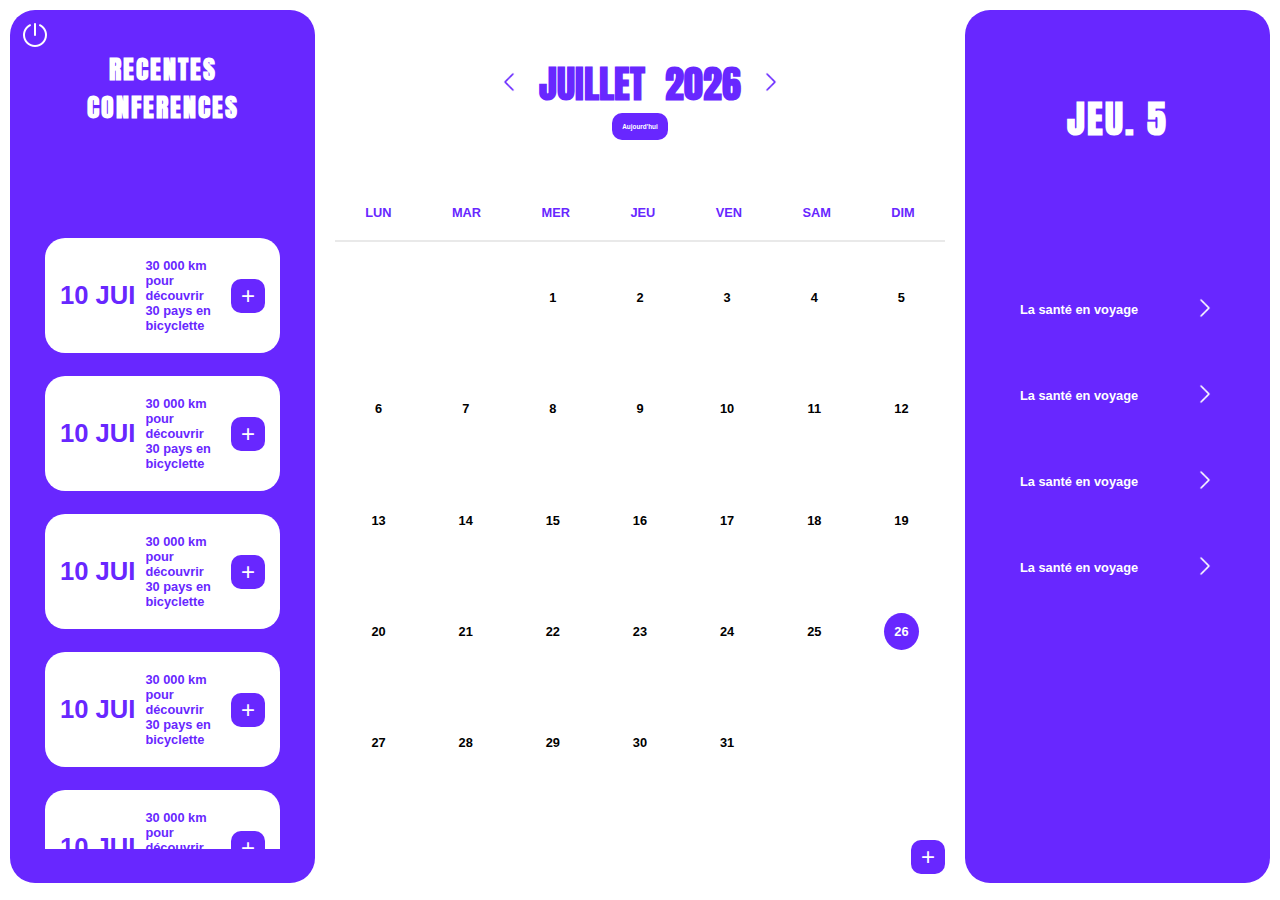
<file: index.html>
<!DOCTYPE html>
<html lang="en">
<head>
    <meta charset="UTF-8">
    <meta name="viewport" content="width=device-width, initial-scale=1.0">
    <link href="https://fonts.googleapis.com/css2?family=Anton&display=swap" rel="stylesheet">
    <link rel="stylesheet" href="css/style.css">
    <link rel="stylesheet" href="css/color-font.css">
    
    <title>Langue&Culture</title>
</head>

<body>

    <div class="container">
        <div class="left">
            <div class="top">
                <form action="" method="post">
                    <input type="submit" value="">
                </form>
                <h1>Recentes <br> conferences</h1>
            </div>
            
            <div class="confs">
                <!-- php -->
                <div class="conf">
                    <h1>10 jui</h1>
                    <p>30 000 km pour découvrir 30 pays en bicyclette</p>
                    <form action="" method="post">
                        <input type="submit" value="+">
                    </form>
                </div>
                <!--------->
                <div class="conf">
                    <h1>10 jui</h1>
                    <p>30 000 km pour découvrir 30 pays en bicyclette</p>
                    <form action="" method="post">
                        <input type="submit" value="+">
                    </form>
                </div>
                <div class="conf">
                    <h1>10 jui</h1>
                    <p>30 000 km pour découvrir 30 pays en bicyclette</p>
                    <form action="" method="post">
                        <input type="submit" value="+">
                    </form>
                </div>
                <div class="conf">
                    <h1>10 jui</h1>
                    <p>30 000 km pour découvrir 30 pays en bicyclette</p>
                    <form action="" method="post">
                        <input type="submit" value="+">
                    </form>
                </div>
                <div class="conf">
                    <h1>10 jui</h1>
                    <p>30 000 km pour découvrir 30 pays en bicyclette</p>
                    <form action="" method="post">
                        <input type="submit" value="+">
                    </form>
                </div>
                <div class="conf">
                    <h1>10 jui</h1>
                    <p>30 000 km pour découvrir 30 pays en bicyclette</p>
                    <form action="" method="post">
                        <input type="submit" value="+">
                    </form>
                </div>
                <div class="conf">
                    <h1>10 jui</h1>
                    <p>30 000 km pour découvrir 30 pays en bicyclette</p>
                    <form action="" method="post">
                        <input type="submit" value="+">
                    </form>
                </div>
            </div>
        </div>

        <div class="middle">    
            <div class="top">
                <div class="title">
                    <button onclick="decreaseMonth()"><img class="left" src="img/fleche2.png" alt=""></button>
                    <h1 id="month"></h1><h1 id="year"></h1>
                    <button onclick="increaseMonth()"><img src="img/fleche2.png" alt=""></button>
                </div>
                <div class="today">
                    <button onclick="today()">Aujourd'hui</button>
                </div>
            </div>
            <div class="bottom">
                <div class="calendar">
                    <div class="week">
                        <div class="day">
                            <h1>Lun</h1>
                        </div>
                        <div class="day">
                            <h1>Mar</h1>
                        </div>
                        <div class="day">
                            <h1>Mer</h1>
                        </div>
                        <div class="day">
                            <h1>Jeu</h1>
                        </div>
                        <div class="day">
                            <h1>Ven</h1>
                        </div>
                        <div class="day">
                            <h1>Sam</h1>
                        </div>
                        <div class="day">
                            <h1>Dim</h1>
                        </div>
                    </div>
                    <div class="days" id="days">
                        
                    </div>
                </div>
                <div class="add-event">
                    <button>+</button>
                </div>
            </div>
        </div>

        <div class="right">
            <div class="top">
                <h1>jeu. 5</h1>
            </div>
            
            <div class="evenements">
                <!-- php -->
                <div class="evenement">
                    <div class="top">
                        <h2>La santé en voyage</h2>
                        <button onclick="afficheDescription('bottom1','fleche1')"><img id="fleche1" src="img/fleche.png" alt=""></button>
                    </div>
                    <div class="bottom" id="bottom1">
                        <hr>
                        <div class="description">
                            <p class="duree">15:00-16h30</p>
                            <p class="salle">Salle 255 - Aile B</p>
                        </div>
                        <form action="" method="post">
                            <input type="submit" value="Supprimer">
                        </form>
                    </div>
                    
                </div>
                <!-------->

                <div class="evenement">
                    <div class="top">
                        <h2>La santé en voyage</h2>
                        <button onclick="afficheDescription('bottom2','fleche2')"><img id="fleche2" src="img/fleche.png" alt=""></button>
                    </div>
                    <div class="bottom" id="bottom2">
                        <hr>
                        <div class="description">
                            <p class="duree">15:00-16h30</p>
                            <p class="salle">Salle 255 - Aile B</p>
                        </div>
                        <form action="" method="post">
                            <input type="submit" value="Supprimer">
                        </form>
                    </div>
                </div>
                <div class="evenement">
                    <div class="top">
                        <h2>La santé en voyage</h2>
                        <button onclick="afficheDescription('bottom3','fleche3')"><img id="fleche3" src="img/fleche.png" alt=""></button>
                    </div>
                    <div class="bottom" id="bottom3">
                        <hr>
                        <div class="description">
                            <p class="duree">15:00-16h30</p>
                            <p class="salle">Salle 255 - Aile B</p>
                        </div>
                        <form action="" method="post">
                            <input type="submit" value="Supprimer">
                        </form>
                    </div>
                </div>
                <div class="evenement">
                    <div class="top">
                        <h2>La santé en voyage</h2>
                        <button onclick="afficheDescription('bottom4','fleche4')"><img id="fleche4" src="img/fleche.png" alt=""></button>
                    </div>
                    <div class="bottom" id="bottom4">
                        <hr>
                        <div class="description">
                            <p class="duree">15:00-16h30</p>
                            <p class="salle">Salle 255 - Aile B</p>
                        </div>
                        <form action="" method="post">
                            <input type="submit" value="Supprimer">
                        </form>
                    </div>
                </div>
            </div>
        </div>
    </div>

</body>
<script src="js/createCalendar.js"></script>
<script src="js/afficheDescription.js"></script>
<script src="js/daySelected.js"></script>
<script src="js/changeMonth.js"></script>

</html>
</file>
<file: css/style.css>
*{
    margin: 0;
    padding: 0;
    user-select: none;
}

body{
    height: 97vh;
    overflow: hidden;
    padding: 10px;
}

.container{
    height: 100%;
    display: flex;   
}

/* ------------------------left---------------------- */
.container > .left{
    background-color: var(--primary-color);
    height: 100%;
    width: 25%;
    border-radius: 25px;
   
}

.container > .left > .top {
    display: flex;
    flex-direction: column;
    align-items: center;
    height: 25%;
    margin: 10px 10px 0 10px;
}
.container > .left > .top > form{
    display: flex;
    justify-content: start;
    width: 100%;
}
.container > .left > .top > form > input{
    background-color: transparent;
    background-image: url(/img/deconnexion.png);
    background-position: center;
    background-size: cover;
    border: none;
    width: 30px;
    height: 30px;
    cursor: pointer;
}
.container > .left > .top > h1{
    font-family: var(--title-font);
    letter-spacing: 2px;
    color: var(--secondary-color);
    text-align: center;
    text-transform: uppercase;
    font-size: 2vw;
}

.container > .left > .confs{
    height: 70%;
    display: flex;
    flex-direction: column;
    gap: 23px;
    padding: 0 20px;
    margin: 0 15px;
    overflow-y: scroll;
}

.confs::-webkit-scrollbar {
    background-color: rgba(0, 0, 0, 0.22);
    width: 10px;
    border-radius: 10px;
}
.confs::-webkit-scrollbar-thumb {
    background-color: rgba(0, 0, 0, 0.22);
    border-radius: 10px;
}

.container > .left > .confs > .conf{
    background-color: var(--secondary-color);
    color : var(--primary-color);
    font-family: var(--text-font);
    display: flex;
    align-items: center;
    gap: 10px;
    padding: 20px 15px;
    border-radius: 20px;
}
.container > .left > .confs > .conf > h1{
    text-transform: uppercase;
    text-wrap: nowrap;
    text-align: center;
    font-size: 2vw;
}
.container > .left > .confs > .conf > p{
    font-weight: bold;
    font-size: 1vw;
}
.container > .left > .confs > .conf > form > input{
    background-color: var(--primary-color);
    color : var(--secondary-color);
    border: none;
    padding: 3px 10px;
    border-radius: 10px;
    font-size: 1.5rem;
    cursor: pointer;
}
/* -------------------------------------------------- */

/* ------------------------middle---------------------- */
.container > .middle{
    height: 100%;
    width: 50%;
    padding: 0 20px;
}

.container > .middle > .top{
    height: 20%;
    display: flex;
    align-items: center;
    justify-content: center;
    flex-direction: column;
}
.container > .middle > .top > .title{
    display: flex;
    gap: 20px;
}
.container > .middle > .top > .today{
    display: flex;
    justify-content: center;
    align-items: center;
}
.container > .middle > .top > .today > button{
    background-color: var(--primary-color);
    border: none;
    border-radius: 10px;
    cursor: pointer;
    padding: 10px;
    color: var(--secondary-color);
    font-family: var(--text-font);
    font-weight: bold;
    font-size: 0.5vw;
}

.container > .middle > .top > .title > h1{
    font-family: var(--title-font);
    color: var(--primary-color);
    font-size: 3vw;
    text-transform: uppercase;
} 
.container > .middle > .top > .title > button{
    background-color: transparent;
    border: none;
    cursor: pointer;
}
.container > .middle > .top > .title > button > img{
    width: 20px;
}
.container > .middle > .top > .title > button > .left{
    transform: rotate(180deg);
}

.container > .middle > .bottom{
    height: 79%;
}

.container > .middle > .bottom > .calendar{
    height: 95%;
}

.container > .middle > .bottom > .calendar > .week{
    display: flex;
    justify-content: space-around;
    align-items: center;
    padding: 20px 0;
    border-bottom: solid 2px rgba(0, 0, 0, 0.085);
}

.container > .middle > .bottom > .calendar > .week > .day{
    display: flex;
    justify-content: center;
    align-items: center;
}

.container > .middle > .bottom > .calendar > .week > .day > h1{
    font-family: var(--text-font);
    font-size: 1vw;
    color: var(--primary-color);
    text-transform: uppercase;
}

.container > .middle > .bottom > .calendar > .days{
    display: flex;
    flex-direction: column;
    justify-content: space-around;
    align-items: center;
    height: 85%;
    width: 100%;
}

.container > .middle > .bottom > .calendar > .days > .row{
    display: flex;
    justify-content: space-around;
    align-items: center;
    padding: 20px 0;
    width: 100%;
}
.container > .middle > .bottom > .calendar > .days > .row > .day{
    display: flex;
    justify-content: center;
    align-items: center;
    border-radius: 50%;
    padding: 10px;
    width: 2.5%;
    height: 50%;
    cursor: pointer;
}

.container > .middle > .bottom > .calendar > .days > .row > .selected{
    background-color: var(--primary-color);
}

.container > .middle > .bottom > .calendar > .days > .row > .day > h1{
    font-family: var(--text-font);
    font-size: 1vw;
    color: var(--text-color);
    text-transform: uppercase;
}

.container > .middle > .bottom > .calendar > .days > .row > .day > .selected{
    color: white;
}

.container > .middle > .bottom > .calendar > .days > .row > .marked{
    border: solid black;
    color: white;
}

.container > .middle > .bottom > .add-event{
    display: flex;
    justify-content: end;
}

.container > .middle > .bottom > .add-event > button{
    background-color: var(--primary-color);
    color : var(--secondary-color);
    border: none;
    padding: 3px 10px;
    border-radius: 10px;
    font-size: 1.5rem;
    cursor: pointer;
}

/* -------------------------------------------------- */


/* ------------------------right---------------------- */

.container > .right {
    background-color: var(--primary-color);
    height: 100%;
    width: 25%;
    border-radius: 25px;
}

.container > .right > .top{
    height: 25%;
    display: flex;
    align-items: center;
    justify-content: center;
}

.container > .right > .top > h1{
    font-family: var(--title-font);
    letter-spacing: 2px;
    color: var(--secondary-color);
    text-align: center;
    text-transform: uppercase;
    font-size: 3vw;
}

.container > .right > .evenements{
    height: 60%;
    display: flex;
    flex-direction: column;
    gap: 23px;
    padding: 0 20px;
    margin: 50px 15px 0 15px;
    overflow-y: scroll;
}
.evenements::-webkit-scrollbar {
    background-color: rgba(0, 0, 0, 0.22);
    width: 10px;
    border-radius: 10px;
}
.evenements::-webkit-scrollbar-thumb {
    background-color: rgba(0, 0, 0, 0.22);
    border-radius: 10px;
}

.container > .right > .evenements > .evenement{
    background-color: var(--tertiary-color);
    border-radius: 20px;
}

.container > .right > .evenements > .evenement > .top{
    display: flex;
    justify-content: space-between;
    align-items: center;
    padding: 20px;
}

.container > .right > .evenements > .evenement > .top > h2{
    color : var(--secondary-color);
    font-family: var(--text-font);
    font-size: 1vw;
}
.container > .right > .evenements > .evenement > .top > button{
    background-color: transparent;
    border: none;
    cursor: pointer;
}
.container > .right > .evenements > .evenement > .top > button > img{
    width: 20px;
    transform: rotate(0);
    transition: all 0.4s ease-in-out;
}

.container > .right > .evenements > .evenement > .top > button > .active-fleche{
    transform: rotate(90deg);
}

.container > .right > .evenements > .evenement > .bottom > hr{
    background-color: var(--primary-color);
    width: 90%;
    margin: 0 auto;
    height: 2px;
    border: none;
}

.container > .right > .evenements > .evenement > .bottom{
    max-height: 0;
    opacity: 0;
    overflow: hidden;
    transition: all 0.6s linear;
}

.container > .right > .evenements > .evenement > .active{
    max-height: 500px; /* une hauteur suffisante pour ton contenu */
    opacity: 1;
}

.container > .right > .evenements > .evenement > .bottom > .description{
    padding: 30px;
}

.container > .right > .evenements > .evenement > .bottom > .description > p{
    color : var(--secondary-color);
    font-family: var(--text-font);
    font-size: 1rem;
    padding: 0 15px;
}

.container > .right > .evenements > .evenement > .bottom > form{
    display: flex;
    justify-content: end;
    padding: 10px;
}
.container > .right > .evenements > .evenement > .bottom > form > input{
    background-color: var(--secondary-color);
    color : var(--primary-color);
    font-family: var(--text-font);
    font-weight: bold;
    border: none;
    padding: 8px;
    border-radius: 10px;
    cursor: pointer;
}

/* -------------------------------------------------- */
</file>
<file: css/color-font.css>
:root{
    --primary-color: #6827FF;
    --secondary-color: white;
    --thirty-color: #450dc9;
    
    --text-color: black;

    --title-font: 'Anton', sans-serif;
    --text-font: 'Inter', sans-serif;
}
</file>
